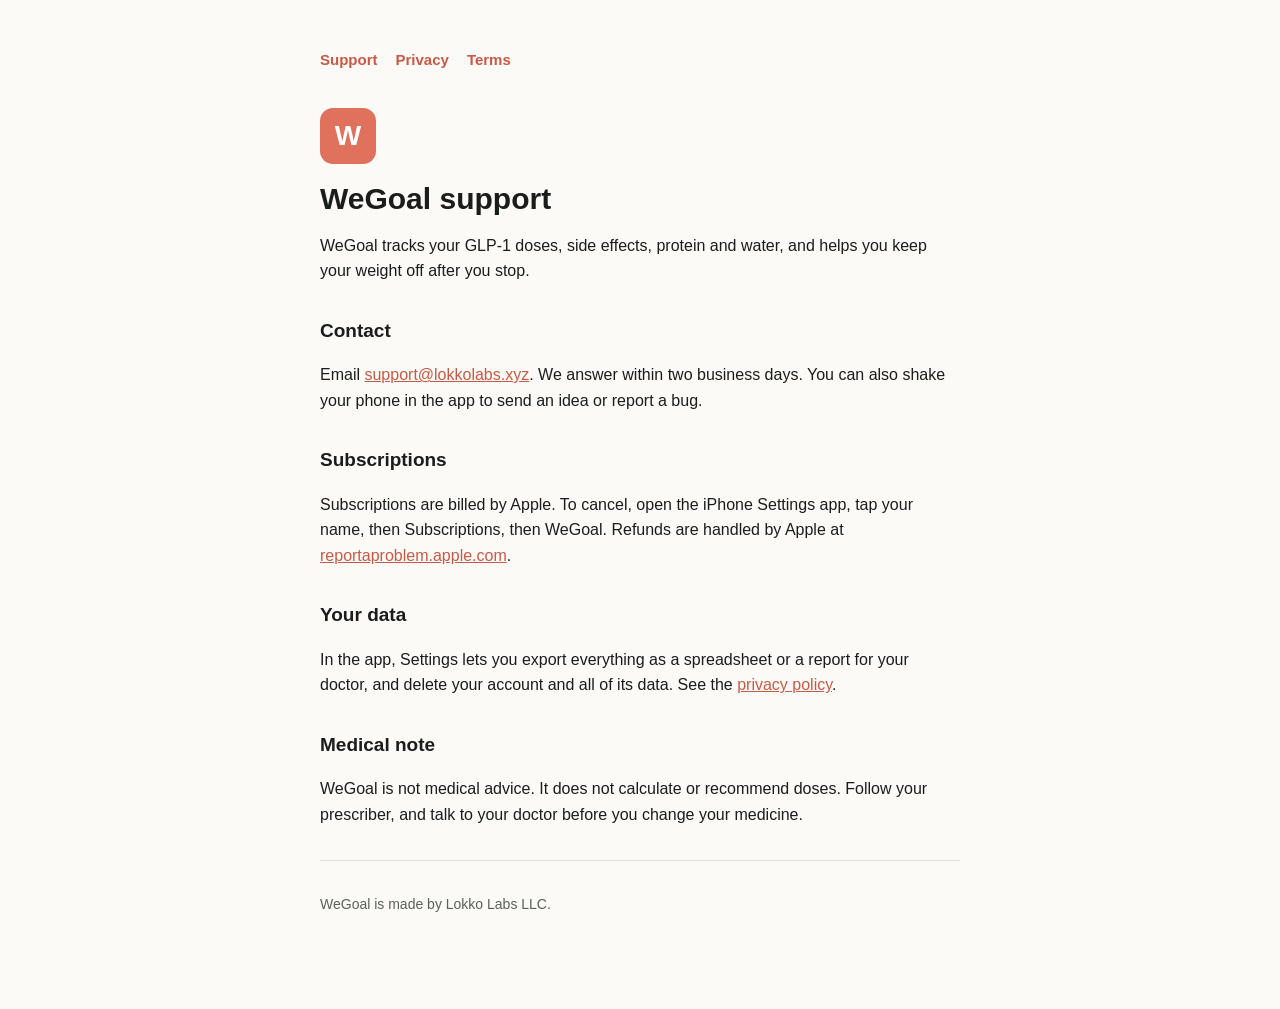
<file: index.html>
<!DOCTYPE html>
<html lang="en">
<head>
<meta charset="UTF-8">
<meta name="viewport" content="width=device-width, initial-scale=1.0">
<title>WeGoal Support</title>
<link rel="stylesheet" href="style.css">
</head>
<body>
<nav><a href="./">Support</a><a href="privacy.html">Privacy</a><a href="terms.html">Terms</a></nav>
<div class="mark" aria-hidden="true">W</div>
<h1>WeGoal support</h1>
<p>WeGoal tracks your GLP-1 doses, side effects, protein and water, and helps you keep your weight off after you stop.</p>

<h2>Contact</h2>
<p>Email <a href="mailto:support@lokkolabs.xyz">support@lokkolabs.xyz</a>. We answer within two business days. You can also shake your phone in the app to send an idea or report a bug.</p>

<h2>Subscriptions</h2>
<p>Subscriptions are billed by Apple. To cancel, open the iPhone Settings app, tap your name, then Subscriptions, then WeGoal. Refunds are handled by Apple at <a href="https://reportaproblem.apple.com">reportaproblem.apple.com</a>.</p>

<h2>Your data</h2>
<p>In the app, Settings lets you export everything as a spreadsheet or a report for your doctor, and delete your account and all of its data. See the <a href="privacy.html">privacy policy</a>.</p>

<h2>Medical note</h2>
<p>WeGoal is not medical advice. It does not calculate or recommend doses. Follow your prescriber, and talk to your doctor before you change your medicine.</p>

<hr>
<p class="muted">WeGoal is made by Lokko Labs LLC.</p>
</body>
</html>
</file>
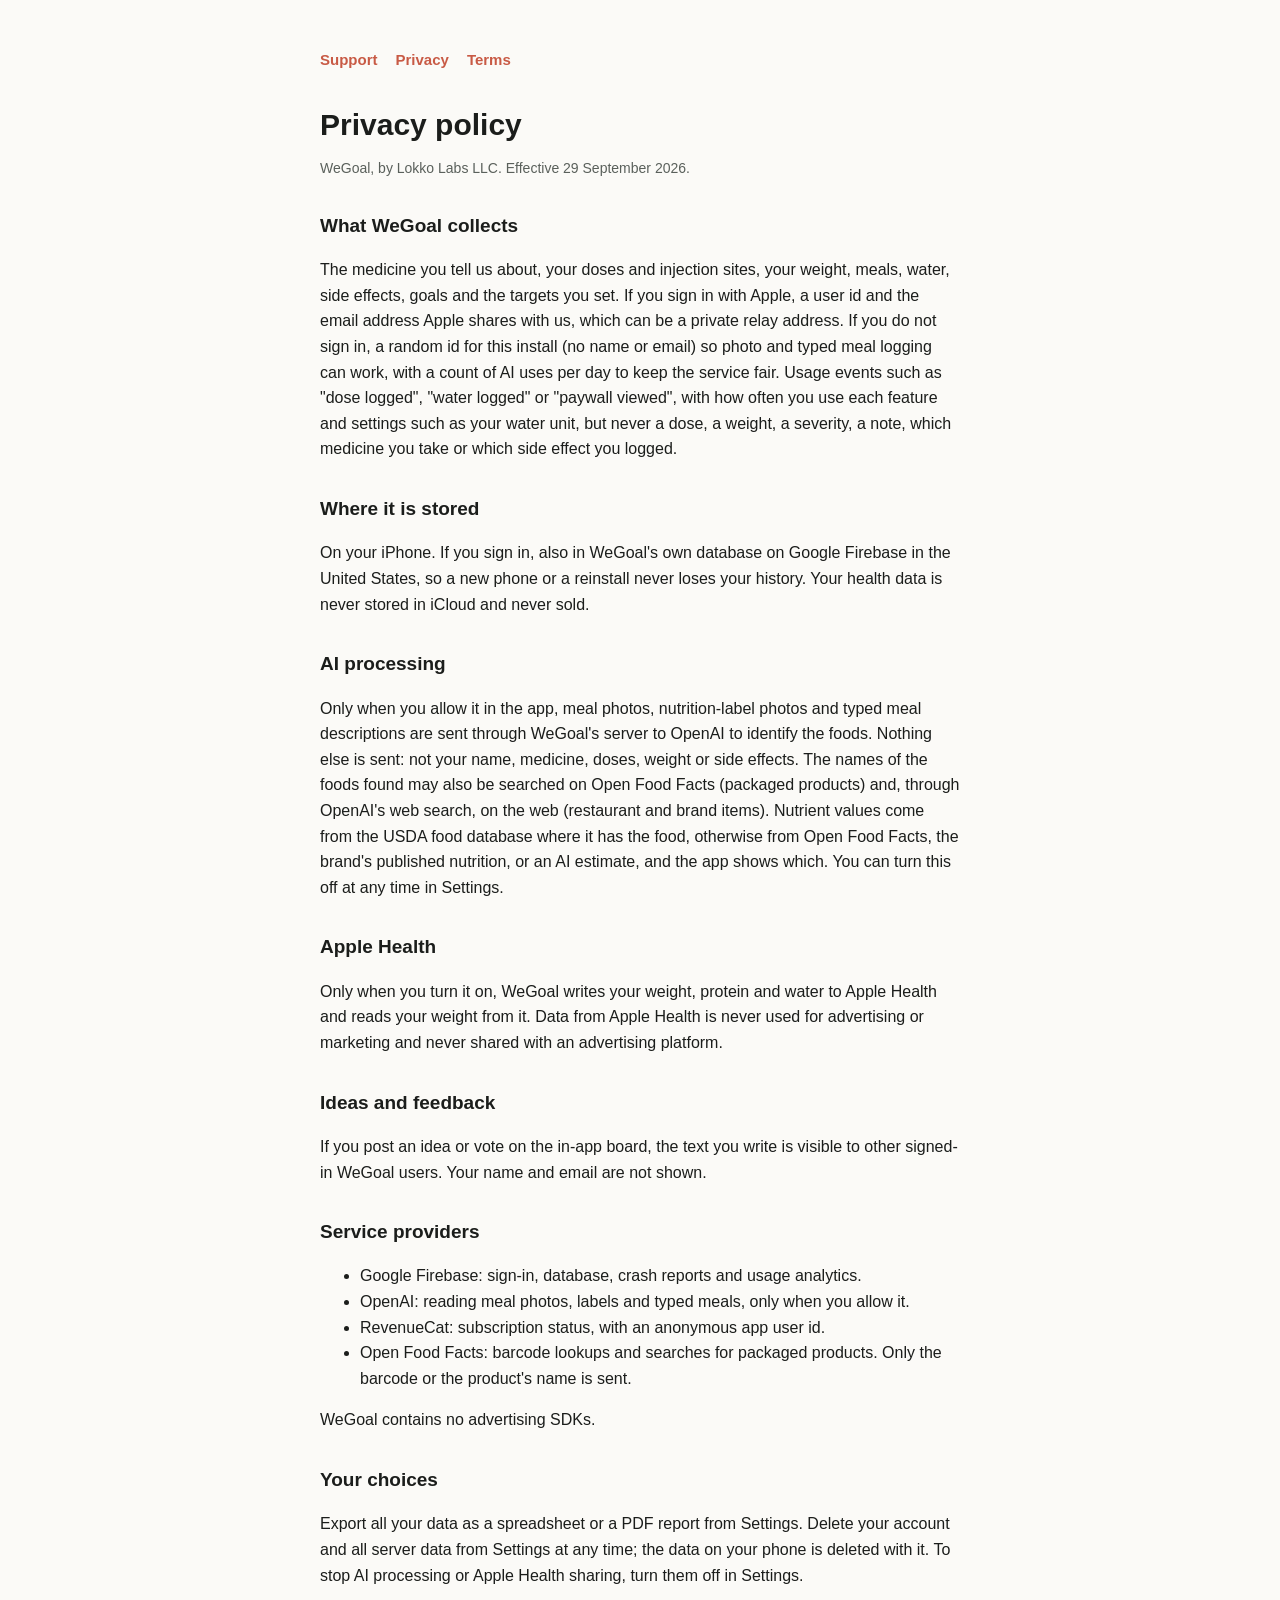
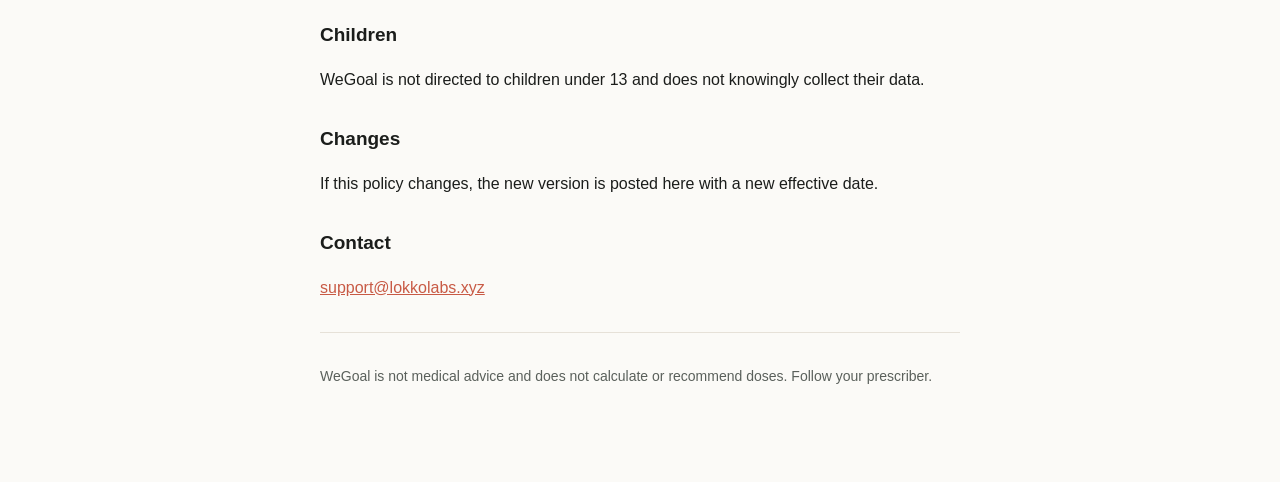
<file: privacy.html>
<!DOCTYPE html>
<html lang="en">
<head>
<meta charset="UTF-8">
<meta name="viewport" content="width=device-width, initial-scale=1.0">
<title>WeGoal Privacy Policy</title>
<link rel="stylesheet" href="style.css">
</head>
<body>
<nav><a href="./">Support</a><a href="privacy.html">Privacy</a><a href="terms.html">Terms</a></nav>
<h1>Privacy policy</h1>
<p class="muted">WeGoal, by Lokko Labs LLC. Effective 29 September 2026.</p>

<h2>What WeGoal collects</h2>
<p>The medicine you tell us about, your doses and injection sites, your weight, meals, water, side effects, goals and the targets you set. If you sign in with Apple, a user id and the email address Apple shares with us, which can be a private relay address. If you do not sign in, a random id for this install (no name or email) so photo and typed meal logging can work, with a count of AI uses per day to keep the service fair. Usage events such as "dose logged", "water logged" or "paywall viewed", with how often you use each feature and settings such as your water unit, but never a dose, a weight, a severity, a note, which medicine you take or which side effect you logged.</p>

<h2>Where it is stored</h2>
<p>On your iPhone. If you sign in, also in WeGoal's own database on Google Firebase in the United States, so a new phone or a reinstall never loses your history. Your health data is never stored in iCloud and never sold.</p>

<h2>AI processing</h2>
<p>Only when you allow it in the app, meal photos, nutrition-label photos and typed meal descriptions are sent through WeGoal's server to OpenAI to identify the foods. Nothing else is sent: not your name, medicine, doses, weight or side effects. The names of the foods found may also be searched on Open Food Facts (packaged products) and, through OpenAI's web search, on the web (restaurant and brand items). Nutrient values come from the USDA food database where it has the food, otherwise from Open Food Facts, the brand's published nutrition, or an AI estimate, and the app shows which. You can turn this off at any time in Settings.</p>

<h2>Apple Health</h2>
<p>Only when you turn it on, WeGoal writes your weight, protein and water to Apple Health and reads your weight from it. Data from Apple Health is never used for advertising or marketing and never shared with an advertising platform.</p>

<h2>Ideas and feedback</h2>
<p>If you post an idea or vote on the in-app board, the text you write is visible to other signed-in WeGoal users. Your name and email are not shown.</p>

<h2>Service providers</h2>
<ul>
<li>Google Firebase: sign-in, database, crash reports and usage analytics.</li>
<li>OpenAI: reading meal photos, labels and typed meals, only when you allow it.</li>
<li>RevenueCat: subscription status, with an anonymous app user id.</li>
<li>Open Food Facts: barcode lookups and searches for packaged products. Only the barcode or the product's name is sent.</li>
</ul>
<p>WeGoal contains no advertising SDKs.</p>

<h2>Your choices</h2>
<p>Export all your data as a spreadsheet or a PDF report from Settings. Delete your account and all server data from Settings at any time; the data on your phone is deleted with it. To stop AI processing or Apple Health sharing, turn them off in Settings.</p>

<h2>Children</h2>
<p>WeGoal is not directed to children under 13 and does not knowingly collect their data.</p>

<h2>Changes</h2>
<p>If this policy changes, the new version is posted here with a new effective date.</p>

<h2>Contact</h2>
<p><a href="mailto:support@lokkolabs.xyz">support@lokkolabs.xyz</a></p>

<hr>
<p class="muted">WeGoal is not medical advice and does not calculate or recommend doses. Follow your prescriber.</p>
</body>
</html>
</file>
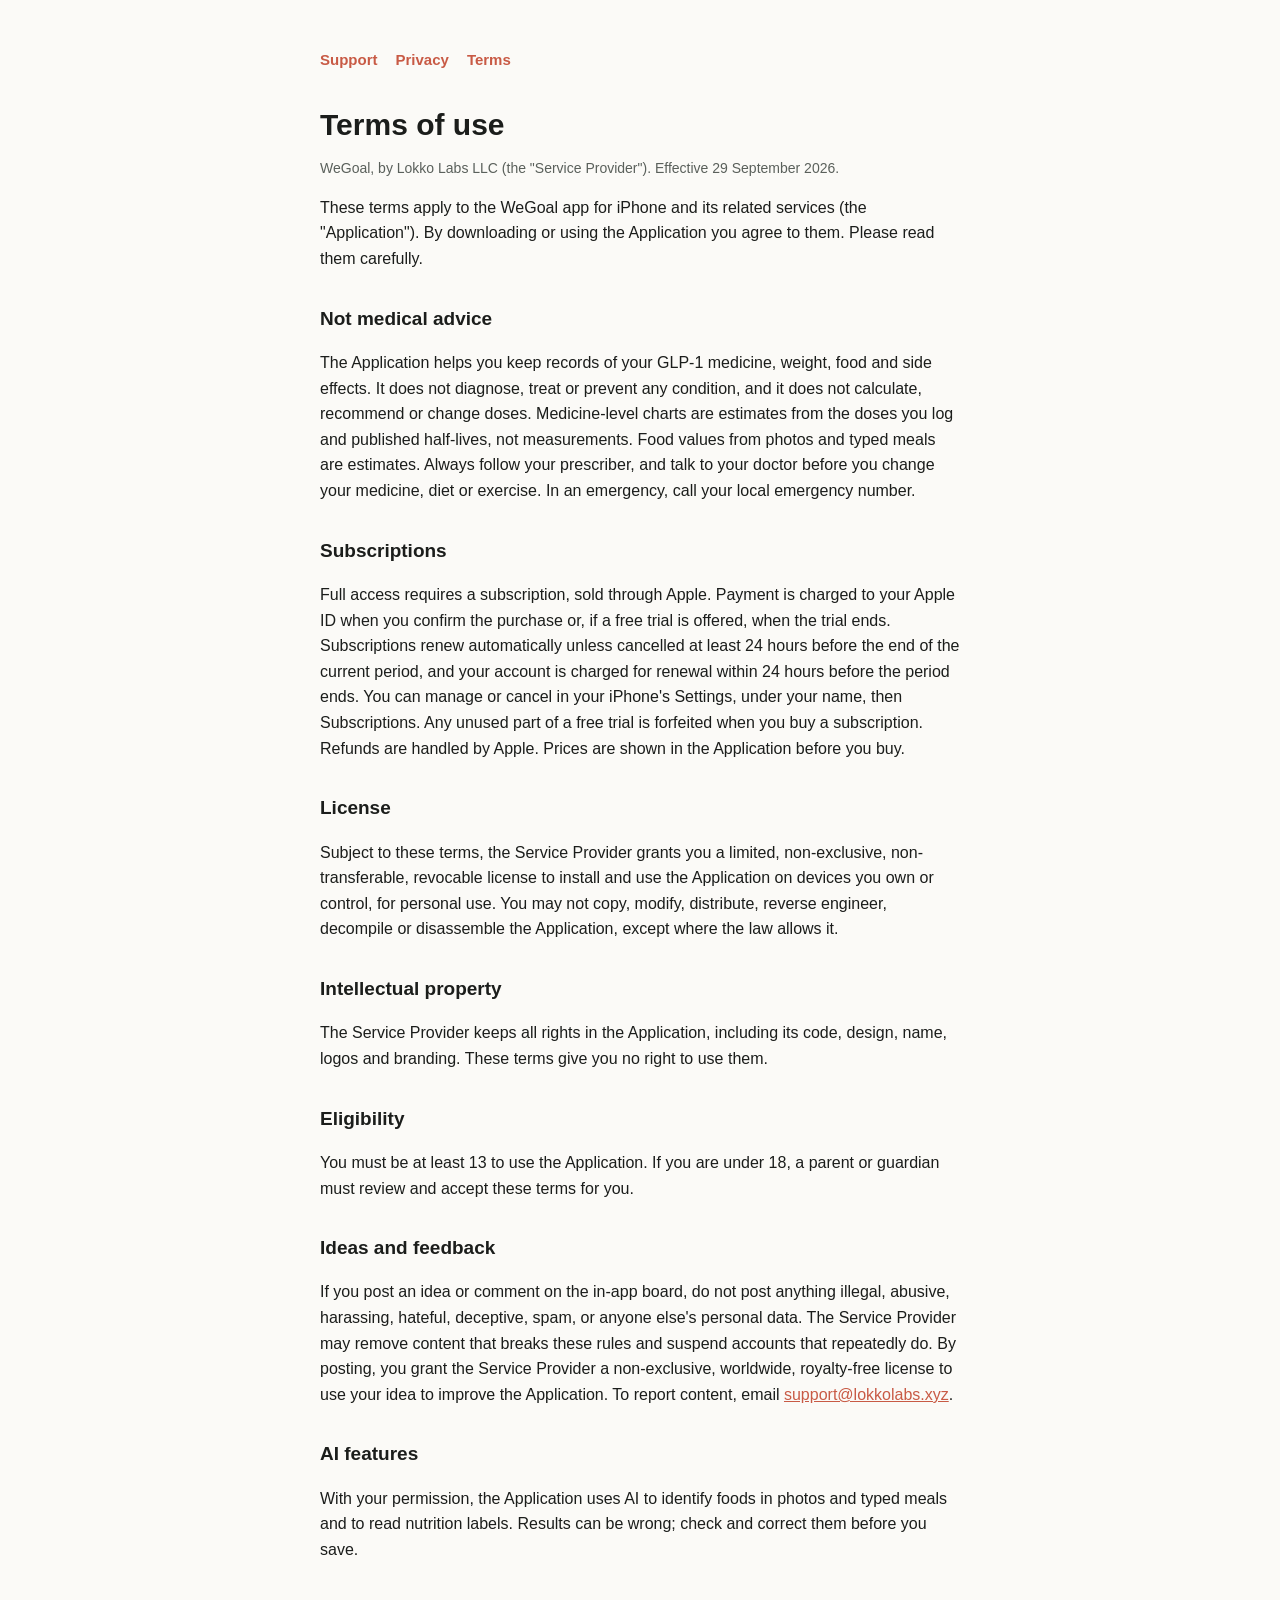
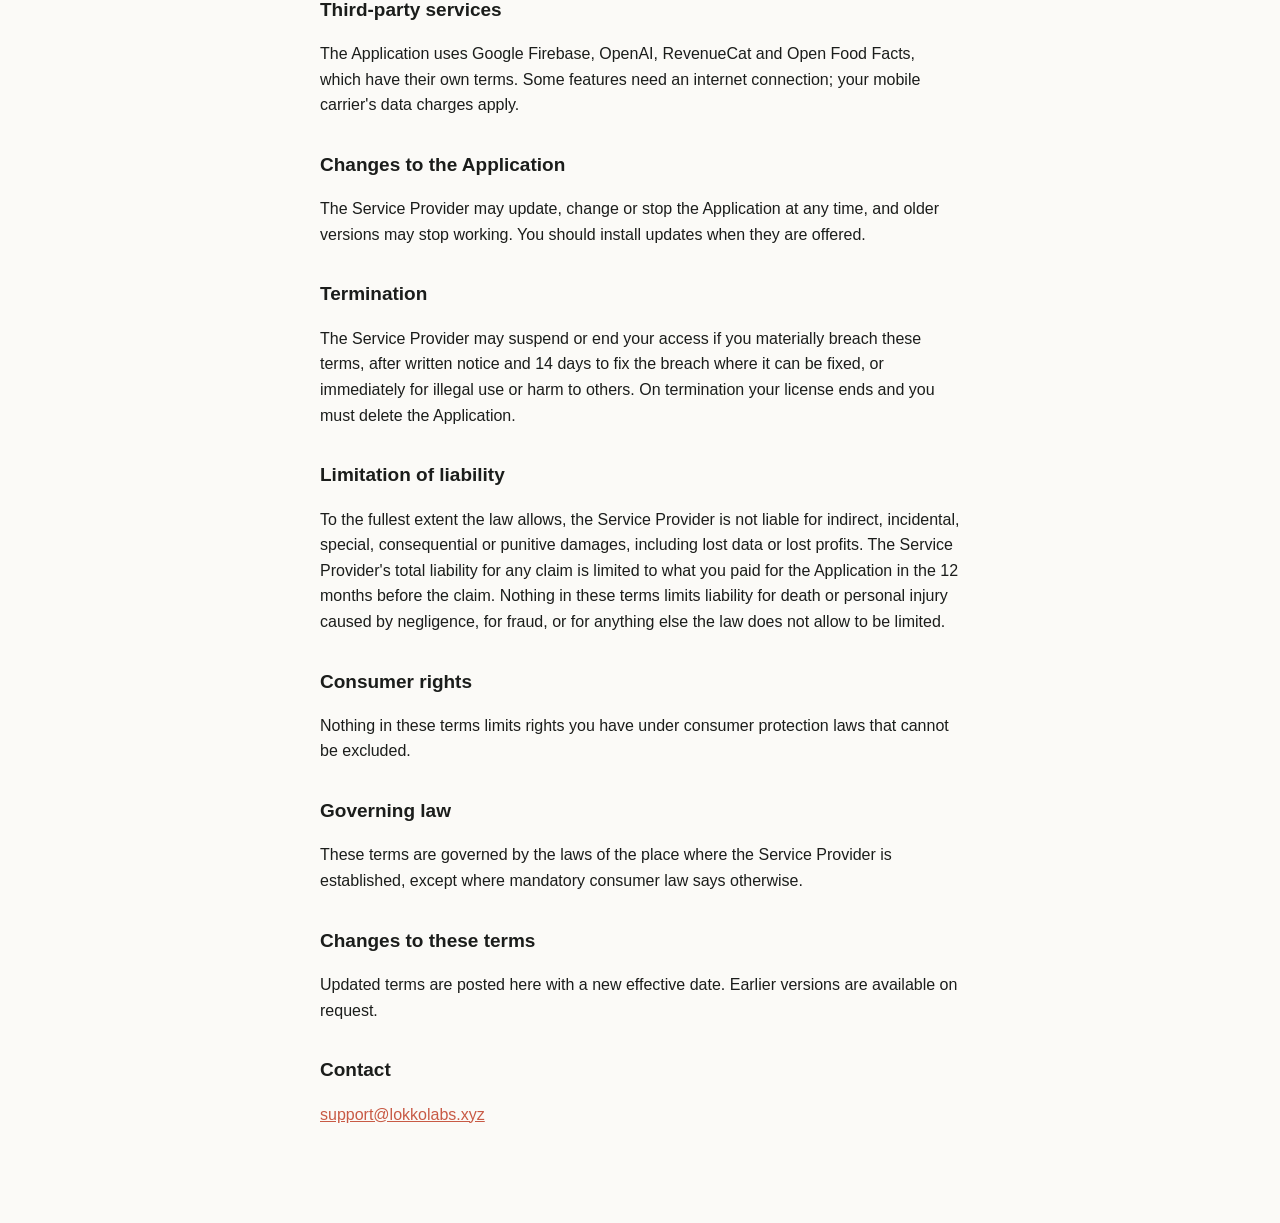
<file: terms.html>
<!DOCTYPE html>
<html lang="en">
<head>
<meta charset="UTF-8">
<meta name="viewport" content="width=device-width, initial-scale=1.0">
<title>WeGoal Terms of Use</title>
<link rel="stylesheet" href="style.css">
</head>
<body>
<nav><a href="./">Support</a><a href="privacy.html">Privacy</a><a href="terms.html">Terms</a></nav>
<h1>Terms of use</h1>
<p class="muted">WeGoal, by Lokko Labs LLC (the "Service Provider"). Effective 29 September 2026.</p>
<p>These terms apply to the WeGoal app for iPhone and its related services (the "Application"). By downloading or using the Application you agree to them. Please read them carefully.</p>

<h2>Not medical advice</h2>
<p>The Application helps you keep records of your GLP-1 medicine, weight, food and side effects. It does not diagnose, treat or prevent any condition, and it does not calculate, recommend or change doses. Medicine-level charts are estimates from the doses you log and published half-lives, not measurements. Food values from photos and typed meals are estimates. Always follow your prescriber, and talk to your doctor before you change your medicine, diet or exercise. In an emergency, call your local emergency number.</p>

<h2>Subscriptions</h2>
<p>Full access requires a subscription, sold through Apple. Payment is charged to your Apple ID when you confirm the purchase or, if a free trial is offered, when the trial ends. Subscriptions renew automatically unless cancelled at least 24 hours before the end of the current period, and your account is charged for renewal within 24 hours before the period ends. You can manage or cancel in your iPhone's Settings, under your name, then Subscriptions. Any unused part of a free trial is forfeited when you buy a subscription. Refunds are handled by Apple. Prices are shown in the Application before you buy.</p>

<h2>License</h2>
<p>Subject to these terms, the Service Provider grants you a limited, non-exclusive, non-transferable, revocable license to install and use the Application on devices you own or control, for personal use. You may not copy, modify, distribute, reverse engineer, decompile or disassemble the Application, except where the law allows it.</p>

<h2>Intellectual property</h2>
<p>The Service Provider keeps all rights in the Application, including its code, design, name, logos and branding. These terms give you no right to use them.</p>

<h2>Eligibility</h2>
<p>You must be at least 13 to use the Application. If you are under 18, a parent or guardian must review and accept these terms for you.</p>

<h2>Ideas and feedback</h2>
<p>If you post an idea or comment on the in-app board, do not post anything illegal, abusive, harassing, hateful, deceptive, spam, or anyone else's personal data. The Service Provider may remove content that breaks these rules and suspend accounts that repeatedly do. By posting, you grant the Service Provider a non-exclusive, worldwide, royalty-free license to use your idea to improve the Application. To report content, email <a href="mailto:support@lokkolabs.xyz">support@lokkolabs.xyz</a>.</p>

<h2>AI features</h2>
<p>With your permission, the Application uses AI to identify foods in photos and typed meals and to read nutrition labels. Results can be wrong; check and correct them before you save.</p>

<h2>Third-party services</h2>
<p>The Application uses Google Firebase, OpenAI, RevenueCat and Open Food Facts, which have their own terms. Some features need an internet connection; your mobile carrier's data charges apply.</p>

<h2>Changes to the Application</h2>
<p>The Service Provider may update, change or stop the Application at any time, and older versions may stop working. You should install updates when they are offered.</p>

<h2>Termination</h2>
<p>The Service Provider may suspend or end your access if you materially breach these terms, after written notice and 14 days to fix the breach where it can be fixed, or immediately for illegal use or harm to others. On termination your license ends and you must delete the Application.</p>

<h2>Limitation of liability</h2>
<p>To the fullest extent the law allows, the Service Provider is not liable for indirect, incidental, special, consequential or punitive damages, including lost data or lost profits. The Service Provider's total liability for any claim is limited to what you paid for the Application in the 12 months before the claim. Nothing in these terms limits liability for death or personal injury caused by negligence, for fraud, or for anything else the law does not allow to be limited.</p>

<h2>Consumer rights</h2>
<p>Nothing in these terms limits rights you have under consumer protection laws that cannot be excluded.</p>

<h2>Governing law</h2>
<p>These terms are governed by the laws of the place where the Service Provider is established, except where mandatory consumer law says otherwise.</p>

<h2>Changes to these terms</h2>
<p>Updated terms are posted here with a new effective date. Earlier versions are available on request.</p>

<h2>Contact</h2>
<p><a href="mailto:support@lokkolabs.xyz">support@lokkolabs.xyz</a></p>
</body>
</html>
</file>
<file: style.css>
:root { color-scheme: light dark; --ink: #1b1d1b; --muted: #5a605b; --ground: #fbfaf7; --accent: #c85a45; --line: #e6e1d8; }
@media (prefers-color-scheme: dark) { :root { --ink: #ecedea; --muted: #a8aea9; --ground: #111312; --accent: #f08a76; --line: #2c302e; } }
* { box-sizing: border-box; }
body { font-family: -apple-system, BlinkMacSystemFont, "Segoe UI", Roboto, sans-serif; max-width: 680px; margin: 0 auto; padding: 48px 20px 80px; line-height: 1.6; color: var(--ink); background: var(--ground); }
h1 { font-size: 30px; line-height: 1.15; margin: 0 0 6px; }
h2 { font-size: 19px; margin: 32px 0 6px; }
p, li { color: var(--ink); }
.muted { color: var(--muted); font-size: 14px; }
a { color: var(--accent); }
nav { display: flex; gap: 18px; margin-bottom: 36px; font-size: 15px; }
nav a { text-decoration: none; font-weight: 600; }
.mark { width: 56px; height: 56px; border-radius: 13px; background: #e0725d; color: #fff; display: grid; place-items: center; font-weight: 800; font-size: 28px; margin-bottom: 18px; }
hr { border: 0; border-top: 1px solid var(--line); margin: 32px 0; }
</file>
